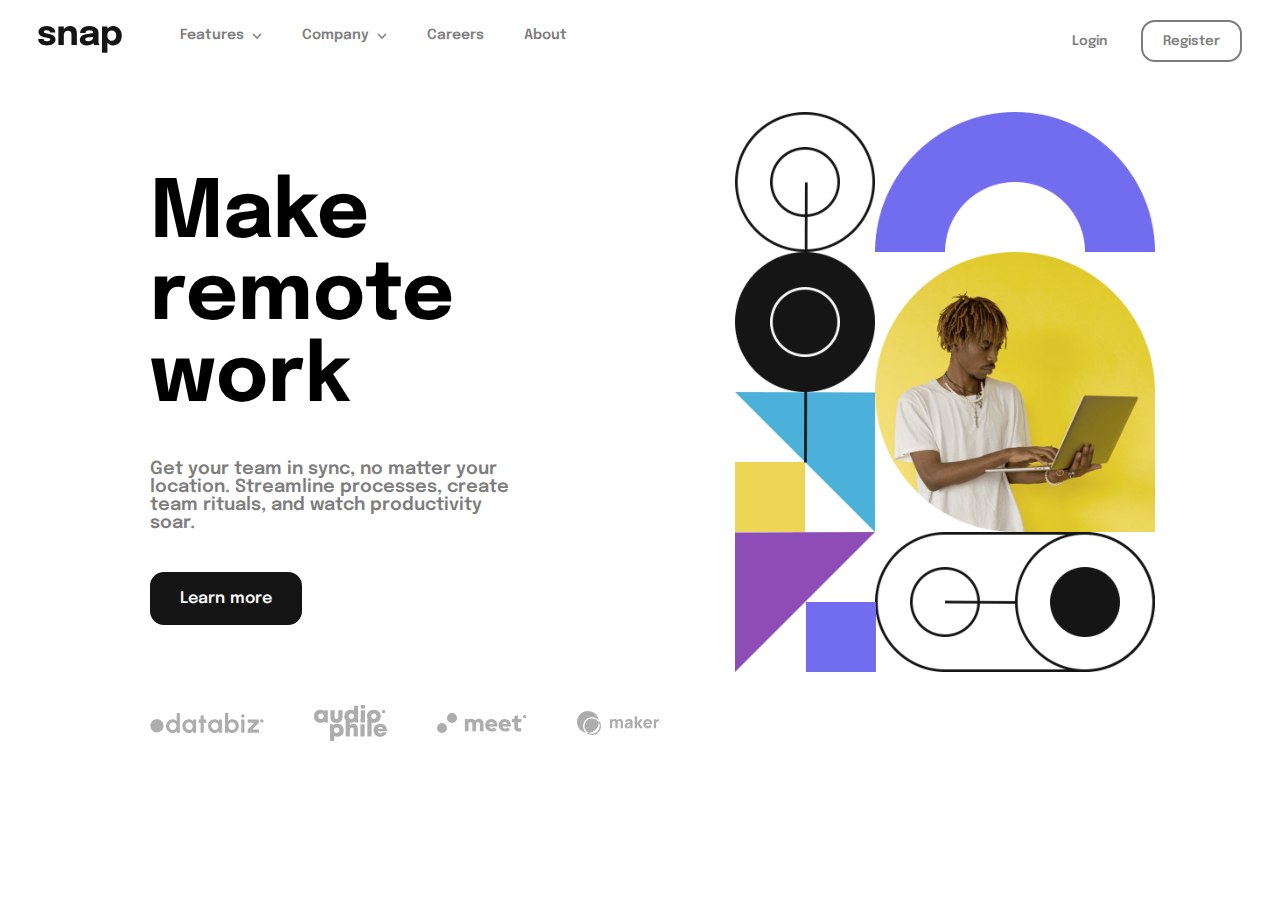
<file: index.html>
<!DOCTYPE html>
<html lang="en">
<head>
  <meta charset="UTF-8">
  <meta name="viewport" content="width=device-width, initial-scale=1.0"> <!-- displays site properly based on user's device -->
  <link rel="stylesheet" href="./css/style.css">
  <link rel="icon" type="image/png" sizes="32x32" href="./images/favicon-32x32.png">
  
  <title>Frontend Mentor | Snap Landing</title>
</head>
<body>

  <!-- -------------header----------- -->

  <header>
    <nav class="header-nav">
      <div class="header-nav_left">

        <!-- -------------logo----------- -->
        
        <div class="header-nav-logo">
          <figure class="figure-logo">
            <a href="./index.html"><img src="./images/logo.svg"  alt="logo"></a>
          </figure>
        </div>

        <!-- -------------toggle menu----------- -->

        <div class="nav__menu"></div>

        <!-- -------------links----------- -->

        <div class="header-nav-links">
          <ul class="nav__list">
            <li>
              <a class="header-nav-link dropdown" href="#">
                Features 
                <svg class="arrow" width="10" height="6" xmlns="http://www.w3.org/2000/svg">
                  <path stroke="hsl(0, 0%, 49%)" stroke-width="1.5" fill="none" d="m1 1 4 4 4-4"/>
                </svg>
              </a>

              <div class="dropdown__container">
                <ul class="dropdown__list">
                  <li class="dropdown__item">
                    <a href="#" class="dropdown__link" aria-label="dropdown-link">
                      <img src="images/icon-todo.svg" alt="todo-icon" class="dropdown__icon">
                      <span>Todo List</span>
                    </a>
                  </li>
                  <li class="dropdown__item">
                    <a href="#" class="dropdown__link" aria-label="dropdown-link">
                      <img src="images/icon-calendar.svg" alt="calendar-icon" class="dropdown__icon">
                      <span>Calendar</span>
                    </a>
                  </li>
                  <li class="dropdown__item">
                    <a href="#" class="dropdown__link" aria-label="dropdown-link">
                      <img src="images/icon-reminders.svg" alt="reminders-icon" class="dropdown__icon">
                      <span>Reminders</span>
                    </a>
                  </li>
                  <li class="dropdown__item">
                    <a href="#" class="dropdown__link" aria-label="dropdown-link">
                      <img src="images/icon-planning.svg" alt="planning-icon" class="dropdown__icon">
                      <span>Planning</span>
                    </a>
                  </li>
                </ul>
              </div>
            </li>

            <li>
              <a class="header-nav-link dropdown" href="#">
                Company 
                <svg class="arrow" width="10" height="6" xmlns="http://www.w3.org/2000/svg">
                  <path stroke="hsl(0, 0%, 49%)" stroke-width="1.5" fill="none" d="m1 1 4 4 4-4"/>
                </svg>
              </a>
              <div class="dropdown__container">
                <ul class="dropdown__list">
                  <li class="dropdown__item">
                    <a href="#" class="dropdown__link" aria-label="dropdown-link">
                      <span>Histoy</span>
                    </a>
                  </li>
                  <li class="dropdown__item">
                    <a href="#" class="dropdown__link" aria-label="dropdown-link">
                      <span>Our Team</span>
                    </a>
                  </li>
                  <li class="dropdown__item">
                    <a href="#" class="dropdown__link" aria-label="dropdown-link">
                      <span>Blog</span>
                    </a>
                  </li>
                
                </ul>
              </div>
            </li>
            <li><a class="header-nav-link" href="#">Careers</a></li>
            <li><a class="header-nav-link" href="#">About</a></li>
          </ul>
        </div> 
      </div>

      <!-- -------------buttons----------- -->

      <div class="header-buttons">
        <button class="btn-login">Login</button>
        <button class="btn-register">Register</button>
      </div>
    </nav>
  </header>

  
 <main>
   <div class="hero">
     <!-- -------------Title----------- -->

      <div class="hero-title">
        <h1>Make <br> remote work </h1> 
      </div>
     
      <div class="hero-text">
          <p>Get your team in sync, no matter your location. Streamline processes, 
            create team rituals, and watch productivity soar.
          </p>
      </div>

      <!-- -------------CTA----------- -->

      <div class="hero-btn">
        <button class="btn-hero">Learn more</button>
      </div>
      <div class="hero-sponsors">
          <img src="./images/client-databiz.svg">
          <img src="./images/client-audiophile.svg">
          <img src="./images/client-meet.svg">
          <img src="./images/client-maker.svg">
      </div>
   </div>

   <div class="hero-img-container">
    <figure class="hero-img">
      <img src="./images/image-hero-desktop.png"  class="img-desk" alt="hero image">
      <img src="./images/image-hero-mobile.png" class="img-mob">
    </figure>
   </div>
 </main>

  
  
  <script src="./app.js"></script>
</body>
</html>
</file>
<file: css/style.css>
@import url("https://fonts.googleapis.com/css2?family=Epilogue:wght@400;500;600;700&display=swap");
* {
  -webkit-box-sizing: border-box;
          box-sizing: border-box;
  margin: 0;
  padding: 0;
  font-family: "Epilogue", sans-serif;
}

body {
  width: 100vw;
  height: 100vh;
  overflow-x: hidden;
}

body.active {
  background-color: rgba(0, 0, 0, 0.7);
}

header .header-nav {
  display: -webkit-box;
  display: -ms-flexbox;
  display: flex;
  -webkit-box-pack: justify;
      -ms-flex-pack: justify;
          justify-content: space-between;
  -webkit-box-align: center;
      -ms-flex-align: center;
          align-items: center;
  padding: 20px 38px;
}

header .header-nav .header-nav_left {
  display: -webkit-box;
  display: -ms-flexbox;
  display: flex;
}

header .header-nav .header-nav_left .header-nav-logo {
  margin-right: 38px;
}

header .header-nav .header-nav_left .nav__menu {
  border: 1px solid red;
  margin-left: auto;
  -webkit-transform: translate(-0.625rem, -0.3125rem);
          transform: translate(-0.625rem, -0.3125rem);
  z-index: 999;
  width: 2rem;
  height: 1.125rem;
  background-image: url("../images/icon-menu.svg");
  background-repeat: no-repeat;
  background-size: cover;
  margin-right: -0.9375rem;
  cursor: pointer;
  -webkit-transition: 0.3s;
  transition: 0.3s;
}

@media screen and (min-width: 969px) {
  header .header-nav .header-nav_left .nav__menu {
    display: none;
  }
}

header .header-nav .header-nav_left .nav__menu.active {
  background-image: url("../images/icon-close-menu.svg");
  width: 1.625rem;
  height: 1.625rem;
}

header .header-nav .header-nav_left .header-nav-links .nav__list {
  display: -webkit-box;
  display: -ms-flexbox;
  display: flex;
  -webkit-box-align: center;
      -ms-flex-align: center;
          align-items: center;
}

header .header-nav .header-nav_left .header-nav-links .nav__list.active {
  right: 0;
}

header .header-nav .header-nav_left .header-nav-links li {
  padding-left: 20px;
  padding-right: 20px;
  list-style: none;
}

header .header-nav .header-nav_left .header-nav-links .header-nav-link {
  color: #7d7d7d;
  text-decoration: none;
  position: relative;
  font-family: "Epilogue", sans-serif;
  font-size: 14px;
  text-align: center;
  font-weight: 600;
}

header .header-nav .header-nav_left .header-nav-links .header-nav-link:hover {
  color: #141414;
}

header .header-nav .header-nav_left .header-nav-links .header-nav-link svg {
  margin-left: 4px;
}

header .header-nav .header-nav_left .header-nav-links .header-nav-link svg:hover {
  fill: #141414;
}

header .header-nav .header-nav_left .dropdown__container {
  display: none;
}

@media screen and (min-width: 969px) {
  header .header-nav .header-nav_left .dropdown__container {
    position: absolute;
    top: 3.5rem;
  }
}

header .header-nav .header-nav_left .dropdown__list {
  margin: 1.5rem 0 0 1.7rem;
  display: -webkit-box;
  display: -ms-flexbox;
  display: flex;
  -webkit-box-orient: vertical;
  -webkit-box-direction: normal;
  -ms-flex-direction: column;
  flex-direction: column;
  row-gap: 1rem;
}

@media screen and (min-width: 969px) {
  header .header-nav .header-nav_left .dropdown__list {
    background-color: #fff;
    border-radius: 0.625rem;
    -webkit-box-shadow: 0 0.3125rem 1.25rem rgba(0, 0, 0, 0.1);
    box-shadow: 0 0.3125rem 1.25rem rgba(0, 0, 0, 0.1);
    row-gap: 1em;
    padding: 1.5em .3em;
    margin: 0.5rem 0 0;
  }
}

header .header-nav .header-nav_left .dropdown__link {
  display: -webkit-box;
  display: -ms-flexbox;
  display: flex;
  -webkit-box-align: center;
  -ms-flex-align: center;
  align-items: center;
  -webkit-column-gap: 0.8rem;
  column-gap: 0.8rem;
  font-size: 12px;
}

@media screen and (min-width: 969px) {
  header .header-nav .header-nav_left .dropdown__link {
    font-size: 14px;
    text-decoration: none;
    color: #7d7d7d;
    font-weight: 500;
  }
  header .header-nav .header-nav_left .dropdown__link:hover {
    color: #141414;
  }
}

@media screen and (min-width: 969px) {
  header .header-nav .header-nav_left .nav .dropdown__icon {
    width: 0.75rem;
  }
}

header .header-nav .header-nav_left .arrow {
  -webkit-transition: 0.3s;
  transition: 0.3s;
}

header .header-nav .header-nav_left .dropdown.active .arrow {
  -webkit-transform: rotate(180deg);
  transform: rotate(180deg);
}

header .header-nav .header-nav_left .dropdown__container.active {
  display: block;
}

header .header-nav .header-buttons .btn-login {
  padding: 5px 10px;
  border: none;
  margin-right: 20px;
  background-color: transparent;
  font-weight: 600;
  color: #7d7d7d;
  cursor: pointer;
}

header .header-nav .header-buttons .btn-login:hover {
  color: #141414;
}

header .header-nav .header-buttons .btn-register {
  padding: 12px 20px;
  border: 2px solid #7d7d7d;
  color: #7d7d7d;
  background-color: transparent;
  border-radius: 14px;
  font-weight: 600;
  cursor: pointer;
}

header .header-nav .header-buttons .btn-register:hover {
  color: #141414;
  border: 2px solid #141414;
}

@media screen and (max-width: 969px) {
  header .header-nav-links {
    position: absolute;
    top: 0;
    right: -100%;
    overflow-x: hidden;
  }
  header .header-buttons {
    position: absolute;
    top: 0;
    right: -100%;
    overflow-x: hidden;
  }
}

main {
  display: -webkit-box;
  display: -ms-flexbox;
  display: flex;
  -webkit-box-orient: horizontal;
  -webkit-box-direction: normal;
      -ms-flex-direction: row;
          flex-direction: row;
  padding: 30px;
}

main .hero {
  width: 50%;
  padding: 32px 0 32px 100px;
}

main .hero .hero-title {
  padding: 20px;
  margin-top: 10px;
}

main .hero .hero-title h1 {
  font-size: 80px;
  font-weight: 700;
}

main .hero .hero-text {
  padding: 20px 120px 20px 20px;
  margin-bottom: 0px;
}

main .hero .hero-text p {
  font-weight: 600;
  color: #7d7d7d;
  font-size: 18px;
}

main .hero .hero-btn {
  padding: 20px;
  margin-bottom: 40px;
}

main .hero .hero-btn .btn-hero {
  padding: 16px 28px;
  border: 2px solid #141414;
  color: #fafafa;
  background-color: #141414;
  border-radius: 14px;
  letter-spacing: .1px;
  font-weight: 600;
  font-size: 16px;
  cursor: pointer;
}

main .hero .hero-btn .btn-hero:hover {
  color: #141414;
  border: 2px solid #141414;
  background-color: transparent;
}

main .hero .hero-sponsors {
  display: -webkit-box;
  display: -ms-flexbox;
  display: flex;
  -webkit-box-align: center;
      -ms-flex-align: center;
          align-items: center;
  padding: 20px;
}

main .hero .hero-sponsors img {
  -o-object-fit: cover;
     object-fit: cover;
  width: auto;
  margin-right: 50px;
}

main .hero-img-container {
  width: 50%;
  display: -webkit-box;
  display: -ms-flexbox;
  display: flex;
  -webkit-box-pack: center;
      -ms-flex-pack: center;
          justify-content: center;
  padding: 0 32px;
}

main .hero-img-container .hero-img img {
  width: 420px;
  -o-object-fit: cover;
     object-fit: cover;
}

main .hero-img-container .img-mob {
  display: none;
}

@media screen and (max-width: 969px) {
  main {
    display: -webkit-box;
    display: -ms-flexbox;
    display: flex;
    -webkit-box-orient: vertical;
    -webkit-box-direction: reverse;
        -ms-flex-direction: column-reverse;
            flex-direction: column-reverse;
  }
  main .hero {
    width: 100%;
    padding: 32px 20px;
  }
  main .hero .hero-title {
    padding: 20px;
    margin-top: 10px;
  }
  main .hero .hero-title h1 {
    font-size: 80px;
    font-weight: 700;
    text-align: center;
  }
  main .hero .hero-text {
    padding: 20px;
    margin-bottom: 0px;
  }
  main .hero .hero-text p {
    font-weight: 600;
    color: #7d7d7d;
    font-size: 18px;
    text-align: center;
  }
  main .hero .hero-btn {
    padding: 20px;
    margin-bottom: 40px;
    display: -webkit-box;
    display: -ms-flexbox;
    display: flex;
    -webkit-box-pack: center;
        -ms-flex-pack: center;
            justify-content: center;
  }
  main .hero .hero-sponsors {
    display: -webkit-box;
    display: -ms-flexbox;
    display: flex;
    -webkit-box-align: center;
        -ms-flex-align: center;
            align-items: center;
    -webkit-box-pack: center;
        -ms-flex-pack: center;
            justify-content: center;
  }
  main .hero-img-container {
    width: 100%;
  }
  main .hero-img-container .hero-img img {
    width: 100%;
    -o-object-fit: cover;
       object-fit: cover;
  }
  main .hero-img-container .img-desk {
    display: none;
  }
  main .hero-img-container .img-mob {
    display: block;
    max-width: 100%;
    -o-object-fit: cover;
       object-fit: cover;
  }
}

@media screen and (max-width: 680px) {
  main .hero {
    padding: 20px 10px;
  }
  main .hero .hero-title h1 {
    font-size: 60px;
    font-weight: 700;
  }
  main .hero .hero-text p {
    font-weight: 600;
    color: #7d7d7d;
    font-size: 16px;
    text-align: center;
  }
  main .hero .hero-sponsors {
    display: -webkit-box;
    display: -ms-flexbox;
    display: flex;
    -webkit-box-align: center;
        -ms-flex-align: center;
            align-items: center;
    -webkit-box-pack: center;
        -ms-flex-pack: center;
            justify-content: center;
  }
  main .hero .hero-sponsors img {
    -o-object-fit: cover;
       object-fit: cover;
    width: auto;
    margin-right: 20px;
  }
  main .hero-img-container {
    width: 100%;
  }
  main .hero-img-container .img-desk {
    display: none;
  }
  main .hero-img-container .img-mob {
    display: block;
    max-width: 100%;
    -o-object-fit: cover;
       object-fit: cover;
  }
}

@media screen and (max-width: 480px) {
  main img {
    -o-object-fit: cover;
       object-fit: cover;
    width: auto;
    margin-right: 14px;
  }
}
/*# sourceMappingURL=style.css.map */
</file>
